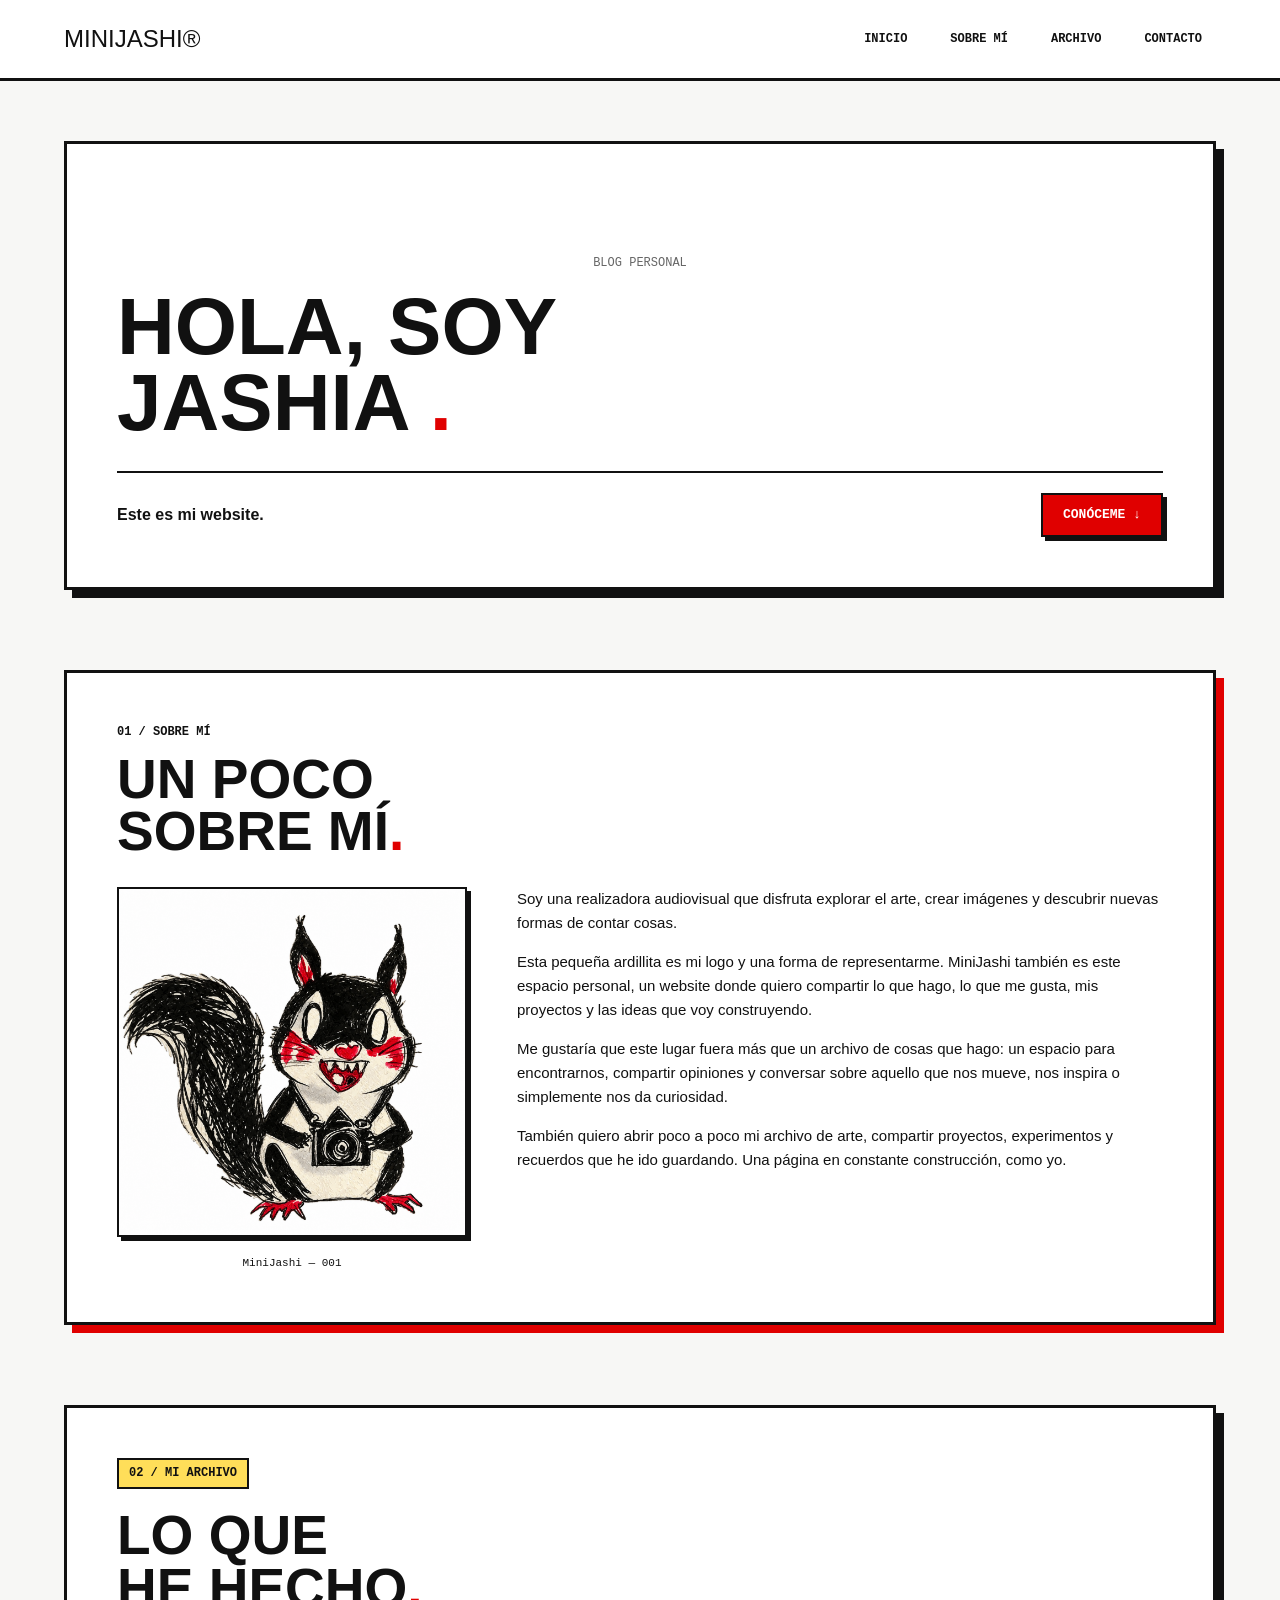
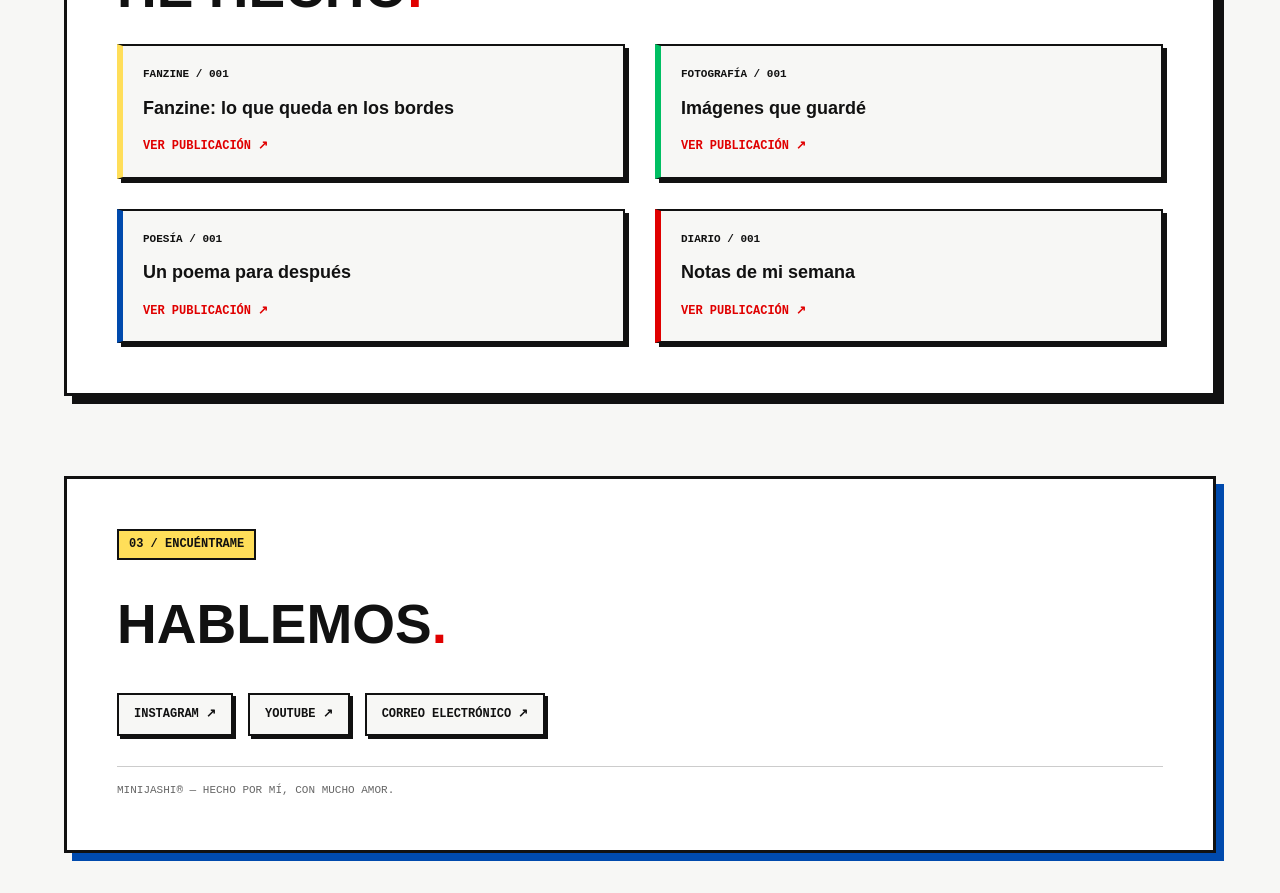
<file: Website/index.html>
<!DOCTYPE html>
<html lang="es">

<head>
    <meta charset="UTF-8">
    <meta name="viewport" content="width=device-width, initial-scale=1.0">

    <title>MiniJashi — Blog personal</title>

    <link rel="stylesheet" href="style.css">
</head>

<body>

    <!-- NAVEGACIÓN -->
    <header class="navegacion">

        <a href="#inicio" class="logo">MiniJashi®</a>

        <nav>
            <a href="#inicio">INICIO</a>
            <a href="#perfil">SOBRE MÍ</a>
            <a href="#archivo">ARCHIVO</a>
            <a href="#contacto">CONTACTO</a>
        </nav>

    </header>


    <main>

        <!-- INICIO -->
        <section class="portada" id="inicio">

            <p class="introduccion">BLOG PERSONAL</p>

            <h1>
                HOLA, SOY<br>
                JASHIA <span class="rojo">.</span>
            </h1>

            <div class="portada-inferior">

                <p>
                    Este es mi website.
                </p>

                <a href="#perfil" class="boton">
                    CONÓCEME ↓
                </a>

            </div>

        </section>


        <!-- SOBRE MÍ -->
        <section class="perfil" id="perfil">

            <div class="titulo-seccion">

                <p>01 / SOBRE MÍ</p>

                <h2>
                    UN POCO<br>
                    SOBRE MÍ<span class="rojo">.</span>
                </h2>

            </div>

            <div class="perfil-contenido">

                <div class="foto">

                    <img
                        src="Imagenes/1ardilla.png"
                        alt="La ardillita que representa a MiniJashi"
                        class="foto-perfil"
                    >

                    <p>MiniJashi — 001</p>

                </div>

                <div class="descripcion">

                    <p>
                        Soy una realizadora audiovisual que disfruta
                        explorar el arte, crear imágenes y descubrir
                        nuevas formas de contar cosas.
                    </p>

                    <p>
                        Esta pequeña ardillita es mi logo y una forma
                        de representarme. MiniJashi también es este
                        espacio personal, un website donde quiero
                        compartir lo que hago, lo que me gusta,
                        mis proyectos y las ideas que voy construyendo.
                    </p>

                    <p>
                        Me gustaría que este lugar fuera más que un
                        archivo de cosas que hago: un espacio para
                        encontrarnos, compartir opiniones y conversar
                        sobre aquello que nos mueve, nos inspira
                        o simplemente nos da curiosidad.
                    </p>

                    <p>
                        También quiero abrir poco a poco mi archivo
                        de arte, compartir proyectos, experimentos
                        y recuerdos que he ido guardando.
                        Una página en constante construcción,
                        como yo.
                    </p>

                </div>

            </div>

        </section>


        <!-- ARCHIVO DE PUBLICACIONES -->
        <section class="archivo" id="archivo">

            <p class="etiqueta">02 / MI ARCHIVO</p>

            <h2>
                LO QUE<br>
                HE HECHO<span class="rojo">.</span>
            </h2>

            <div class="publicaciones">

                <!-- FANZINE -->
                <article class="publicacion">

                    <p>FANZINE / 001</p>

                    <h3>Fanzine: lo que queda en los bordes</h3>

                    <a href="fanzine-001.html">
                        VER PUBLICACIÓN ↗
                    </a>

                </article>


                <!-- FOTOGRAFÍA -->
                <article class="publicacion">

                    <p>FOTOGRAFÍA / 001</p>

                    <h3>Imágenes que guardé</h3>

                    <a href="fotografia-001.html">
                        VER PUBLICACIÓN ↗
                    </a>

                </article>


                <!-- POESÍA -->
                <article class="publicacion">

                    <p>POESÍA / 001</p>

                    <h3>Un poema para después</h3>

                    <a href="#">
                        VER PUBLICACIÓN ↗
                    </a>

                </article>


                <!-- DIARIO -->
                <article class="publicacion">

                    <p>DIARIO / 001</p>

                    <h3>Notas de mi semana</h3>

                    <a href="#">
                        VER PUBLICACIÓN ↗
                    </a>

                </article>

            </div>

        </section>


        <!-- CONTACTO -->
        <footer id="contacto">

            <p class="etiqueta">03 / ENCUÉNTRAME</p>

            <h2>
                HABLEMOS<span class="rojo">.</span>
            </h2>

            <div class="redes-sociales">

                <!-- INSTAGRAM -->
                <a
                    href="https://www.instagram.com/mini_jashi/?hl=es-la"
                    target="_blank"
                    rel="noopener noreferrer"
                >
                    INSTAGRAM ↗
                </a>

                <!-- YOUTUBE -->
                <a
                    href="https://www.youtube.com/@InuJashi"
                    target="_blank"
                    rel="noopener noreferrer"
                >
                    YOUTUBE ↗
                </a>

                <!-- CORREO -->
                <a href="mailto:yayis061034@gmail.com">
                    CORREO ELECTRÓNICO ↗
                </a>

            </div>

            <p>MINIJASHI® — HECHO POR MÍ, CON MUCHO AMOR.</p>

        </footer>

    </main>

</body>

</html>
<script>
    document.addEventListener("contextmenu", function(event) {
        if (event.target.classList.contains("pagina")) {
            event.preventDefault();
        }
    });
</script>
</file>
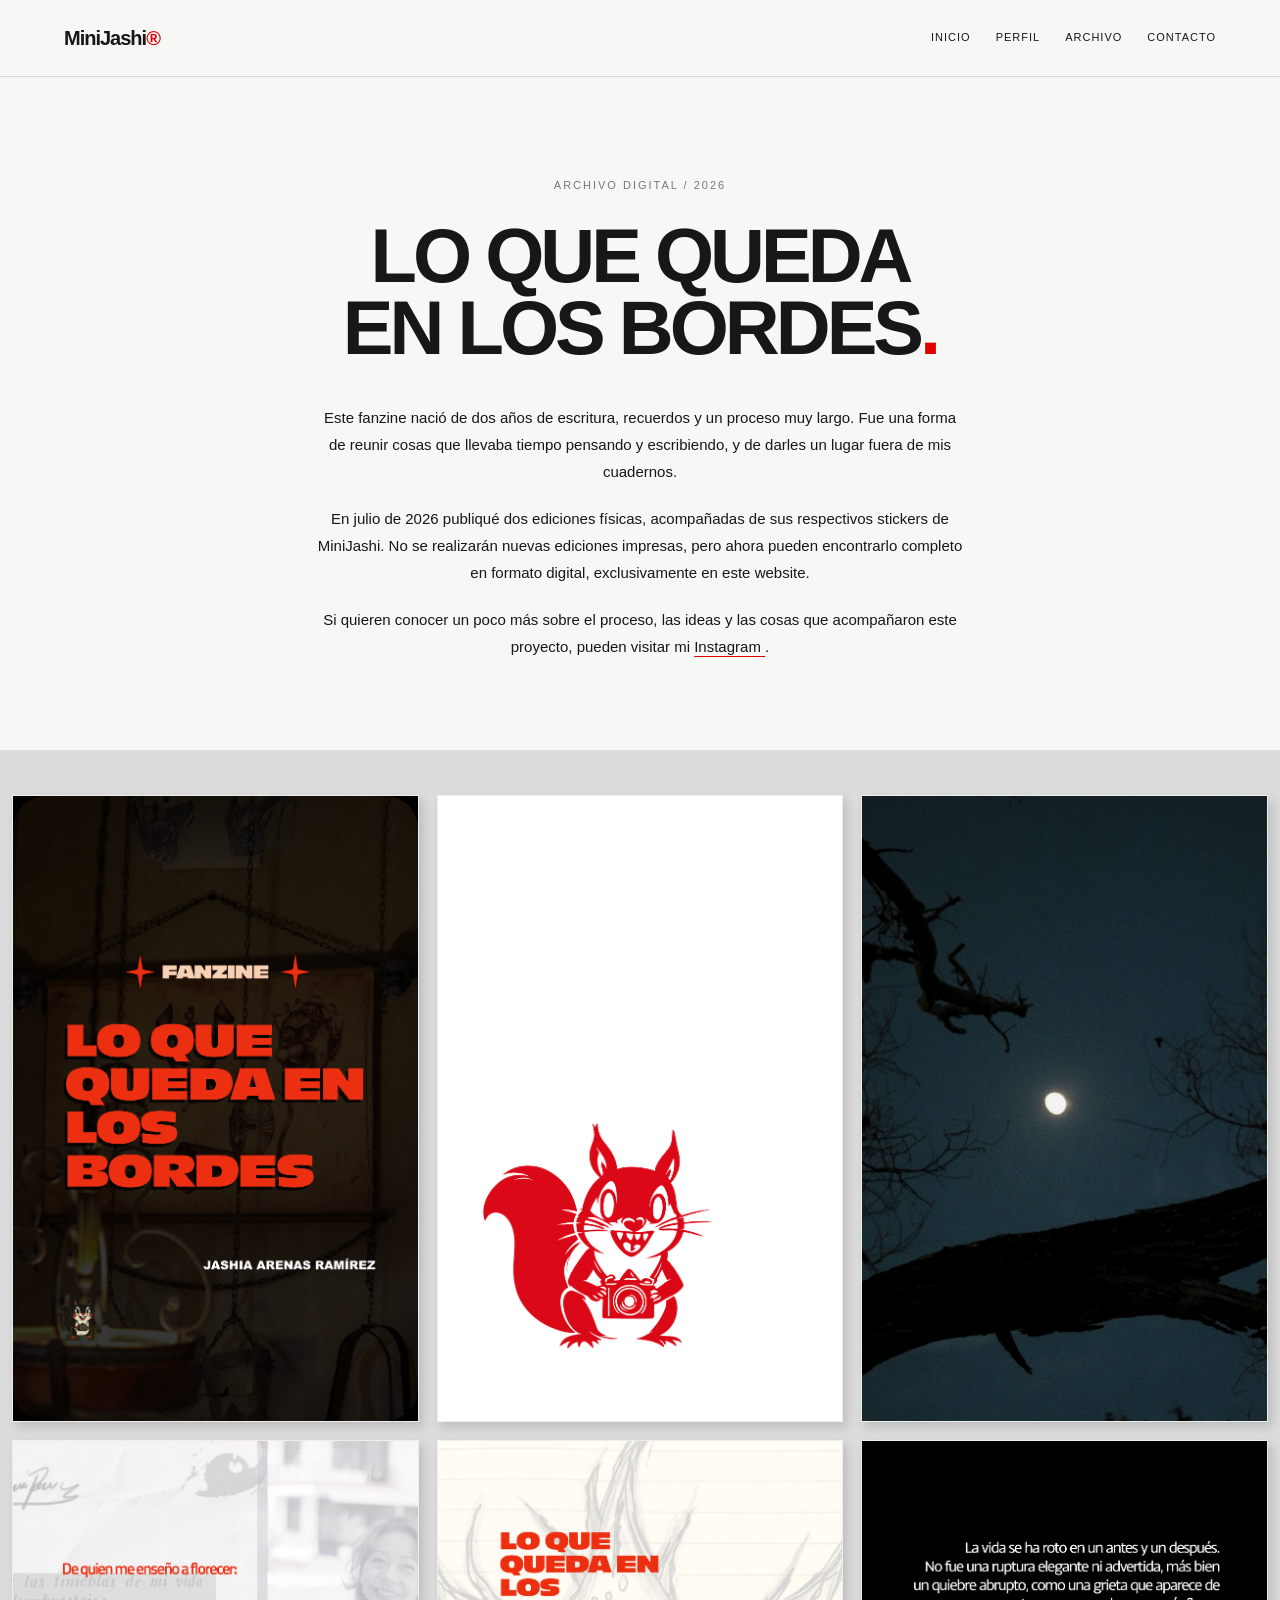
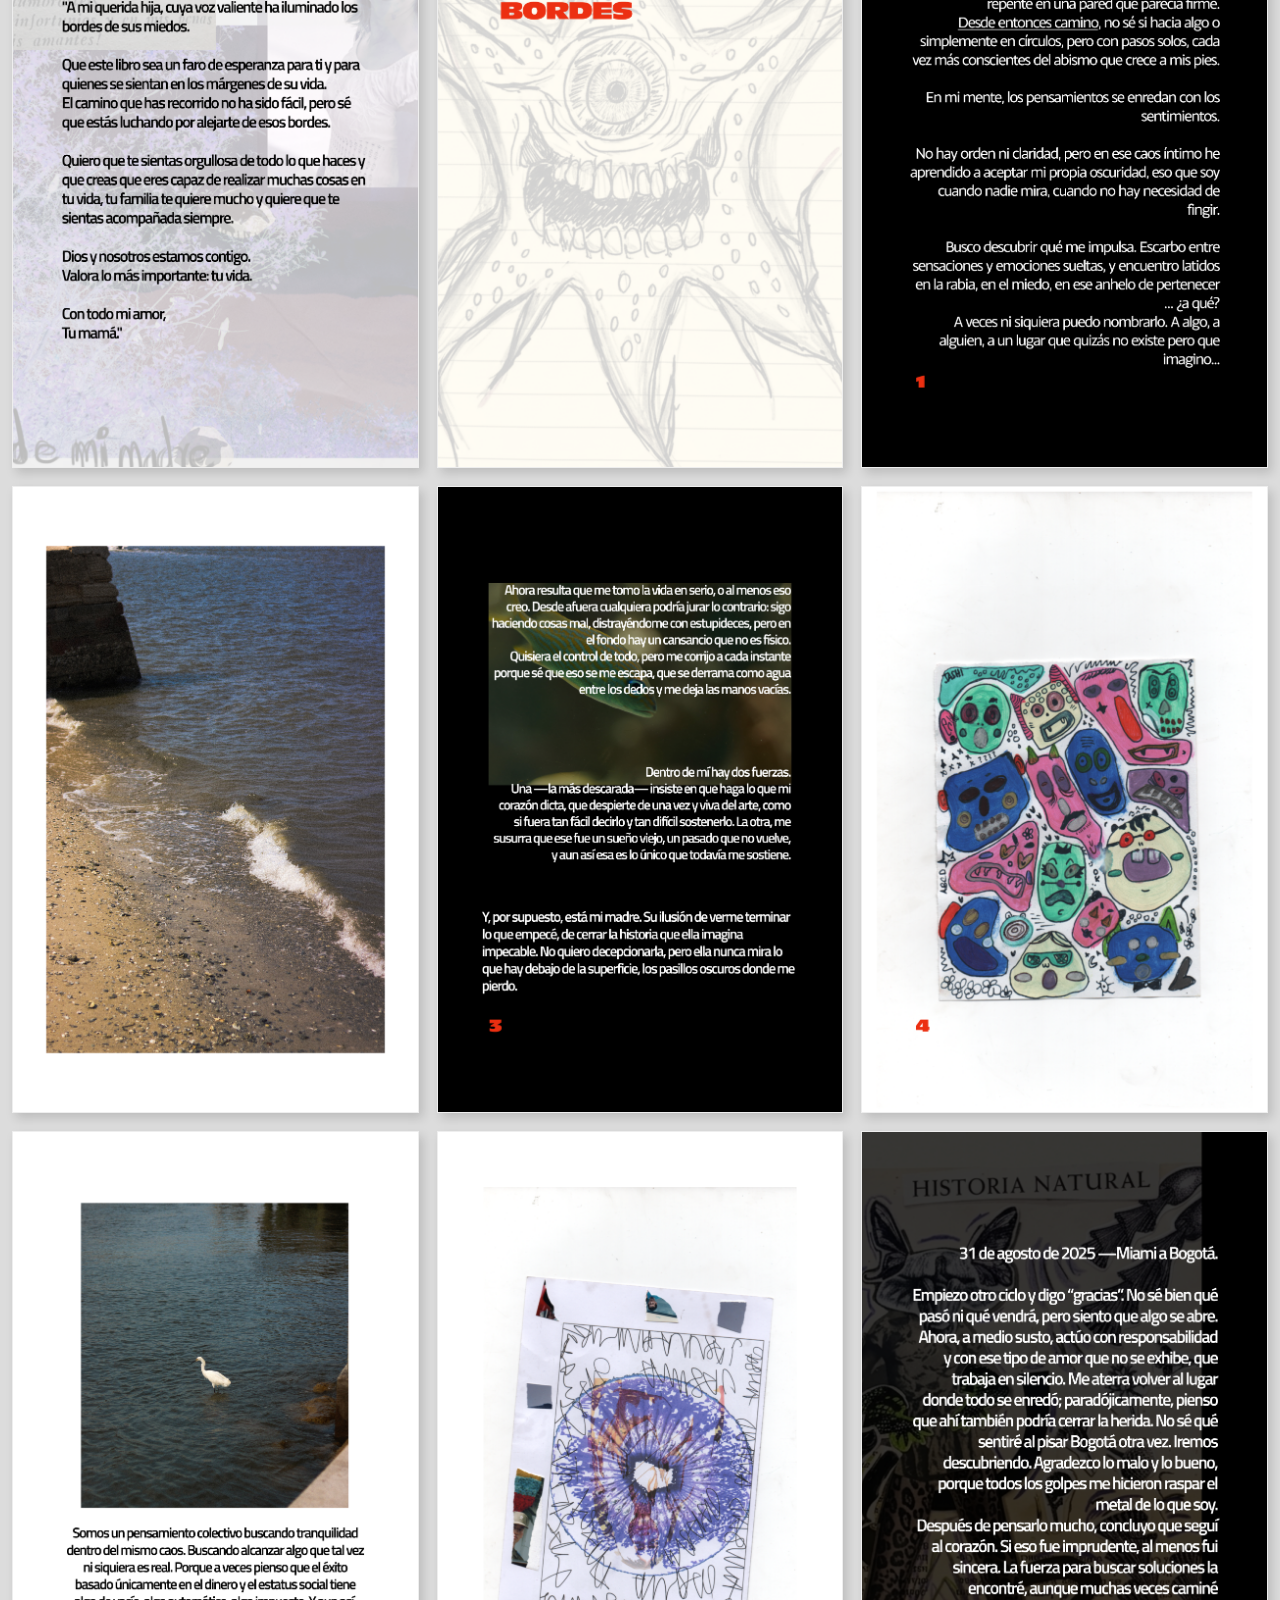
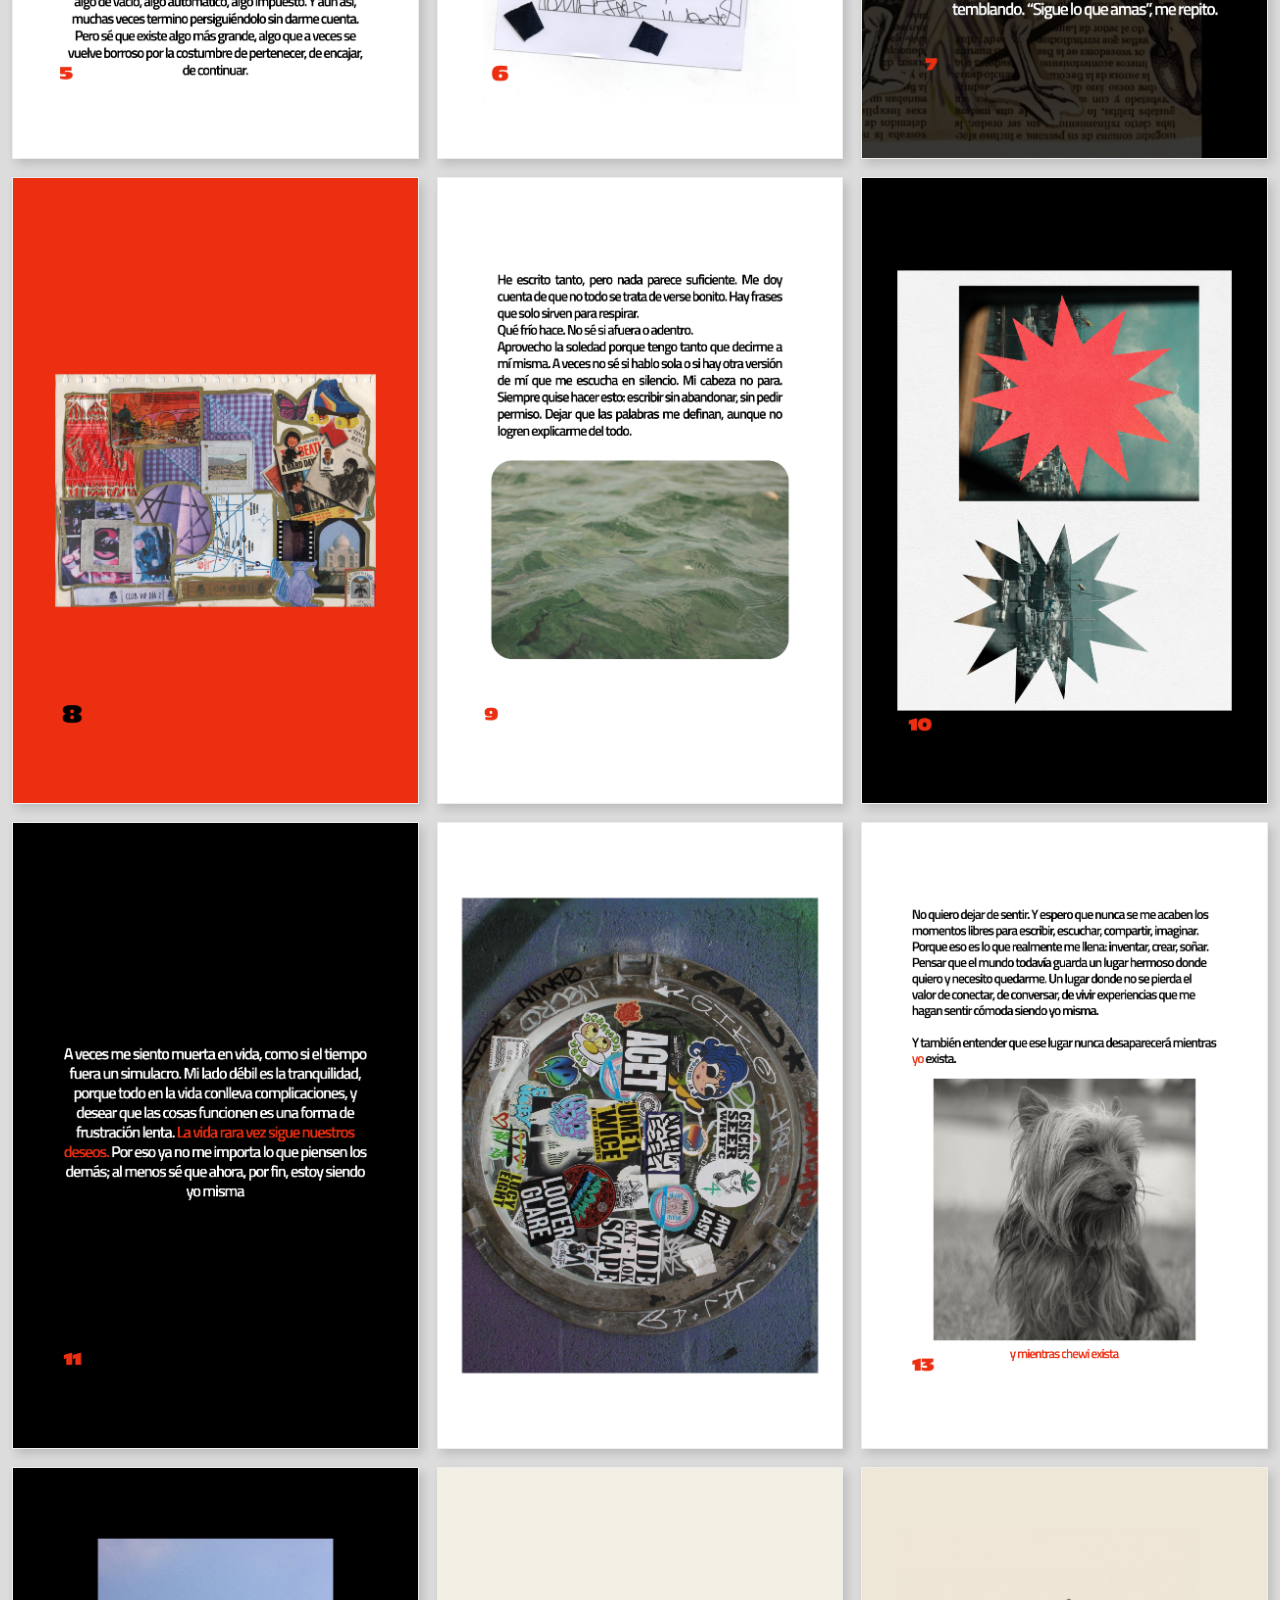
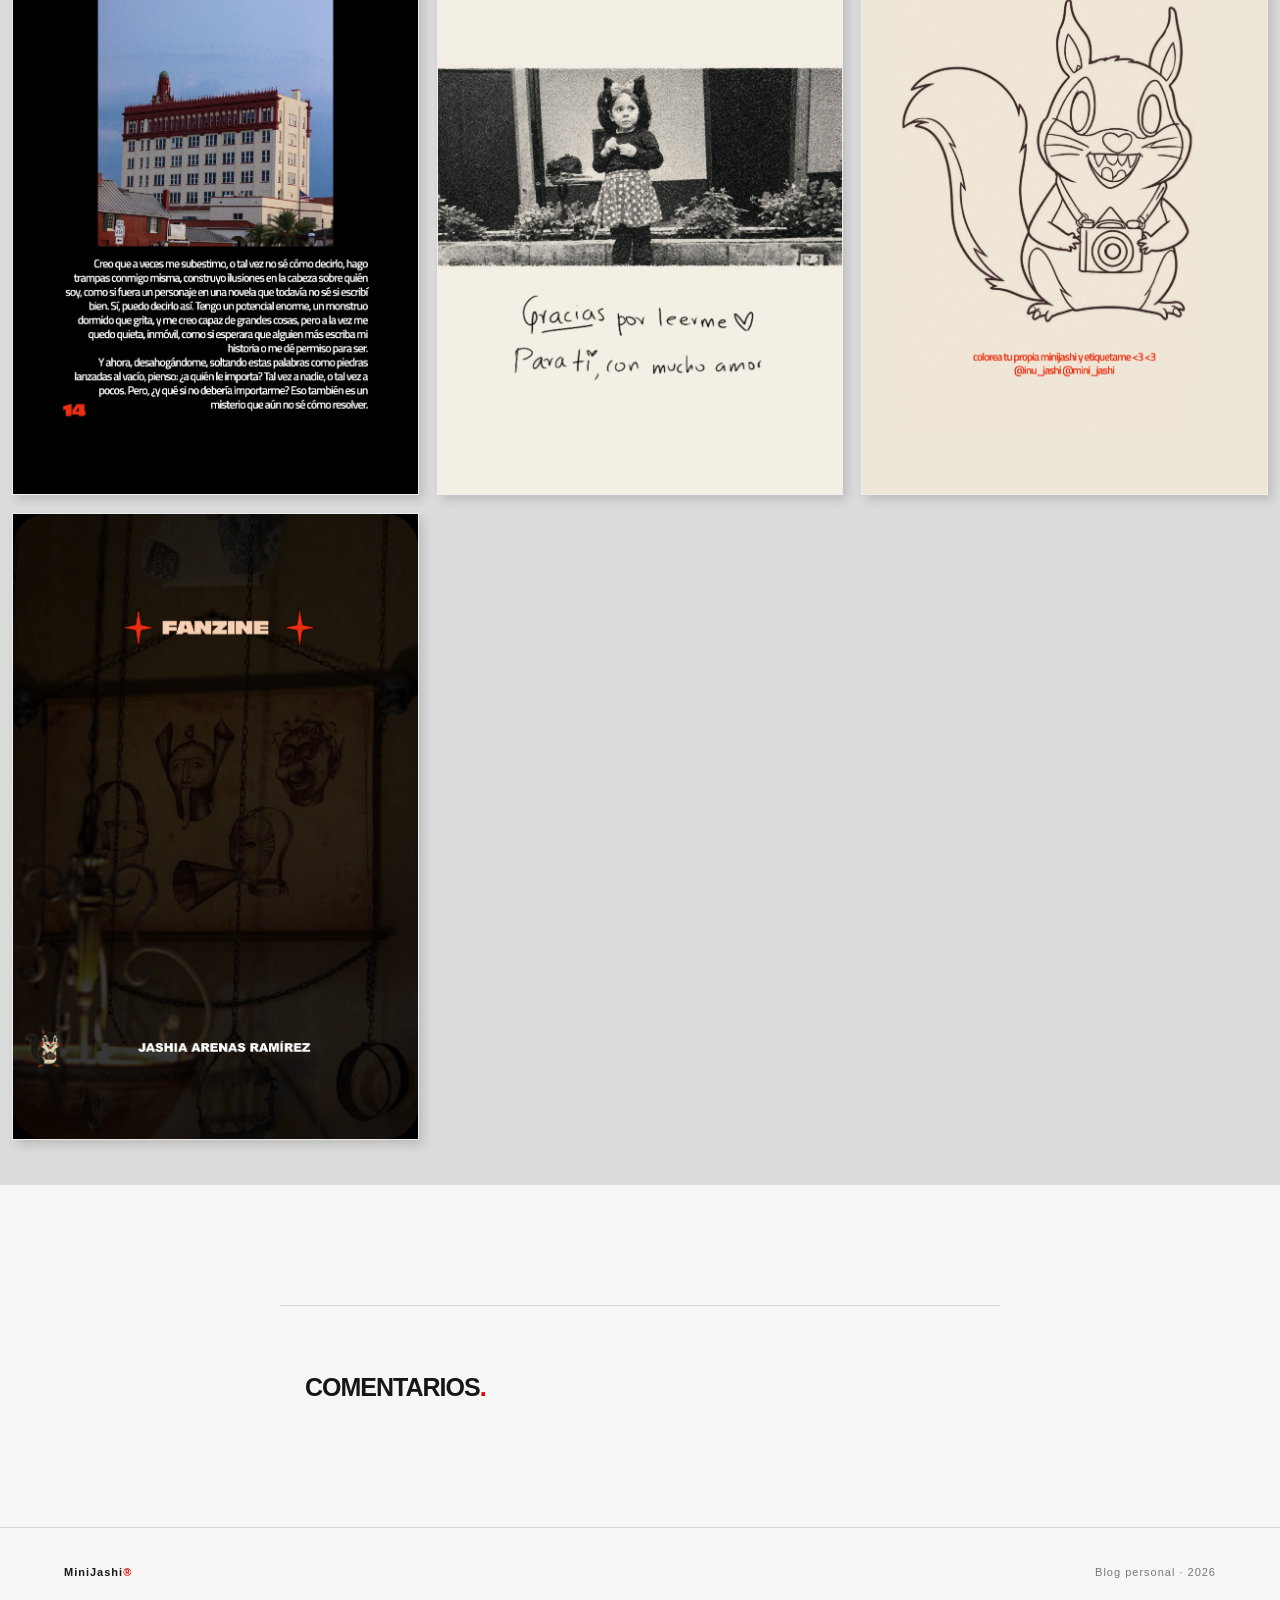
<file: Website/fanzine-001.html>
<!DOCTYPE html>
<html lang="es">

<head>
    <meta charset="UTF-8">
    <meta name="viewport" content="width=device-width, initial-scale=1.0">

    <title>Fanzine: Lo que queda en los bordes | MiniJashi</title>

    <style>
        /* ESTILO GENERAL */

        * {
            box-sizing: border-box;
        }

        html {
            scroll-behavior: smooth;
        }

        body {
            margin: 0;
            background-color: #f7f7f5;
            color: #171717;
            font-family: Arial, Helvetica, sans-serif;
            line-height: 1.6;
        }

        a {
            color: inherit;
            text-decoration: none;
        }

        img {
            display: block;
            max-width: 100%;
        }


        /* NAVEGACIÓN */

        header {
            width: 100%;
            padding: 22px 5%;
            display: flex;
            justify-content: space-between;
            align-items: center;
            border-bottom: 1px solid #d8d8d8;
            background-color: rgba(247, 247, 245, 0.96);
            position: sticky;
            top: 0;
            z-index: 20;
            backdrop-filter: blur(4px);
        }

        .logo {
            font-size: 20px;
            font-weight: bold;
            letter-spacing: -1px;
        }

        nav {
            display: flex;
            gap: 25px;
            flex-wrap: wrap;
        }

        nav a {
            font-size: 11px;
            letter-spacing: 1px;
            transition: color 0.2s ease, transform 0.2s ease;
        }

        nav a:hover {
            color: #e00000;
            transform: translateY(-1px);
        }


        /* INTRODUCCIÓN */

        .introduccion {
            max-width: 850px;
            margin: 100px auto 90px;
            padding: 0 25px;
            text-align: center;
        }

        .etiqueta {
            font-size: 11px;
            letter-spacing: 2px;
            text-transform: uppercase;
            color: #777;
            margin-bottom: 25px;
        }

        .introduccion h1 {
            font-size: clamp(38px, 7vw, 76px);
            line-height: 0.95;
            letter-spacing: -4px;
            margin: 0 0 40px;
            text-transform: uppercase;
        }

        .rojo {
            color: #e00000;
        }

        .texto-intro {
            max-width: 650px;
            margin: 0 auto;
            font-size: 15px;
            line-height: 1.8;
        }

        .texto-intro p {
            margin-bottom: 20px;
        }

        .texto-intro a {
            text-decoration: underline;
            text-decoration-color: #e00000;
            text-underline-offset: 4px;
        }


        /* FANZINE: CASI TODO EL ANCHO DE LA PANTALLA */

        .fanzine {
            width: 100%;
            max-width: none;
            margin: 0;
            padding: 45px 12px;

            display: grid;
            grid-template-columns: repeat(3, minmax(0, 1fr));
            grid-auto-flow: row;
            gap: 18px;

            background:
                linear-gradient(rgba(255,255,255,0.15), rgba(255,255,255,0.15)),
                #d6d6d6;
        }

        /* PÁGINAS DEL FANZINE */

        .pagina {
            display: block;
            width: 100%;
            max-width: none;
            height: auto;
            margin: 0;

            background-color: #ffffff;
            border: 1px solid #eeeeee;
            box-shadow: 4px 5px 10px rgba(0, 0, 0, 0.15);
            transition: transform 0.2s ease, box-shadow 0.2s ease;
        }

        .pagina:hover {
            transform: translateY(-2px);
            box-shadow: 6px 8px 14px rgba(0, 0, 0, 0.18);
        }


        /* COMENTARIOS */

        .comentarios {
            max-width: 720px;
            margin: 120px auto;
            padding: 40px 25px 0;
            border-top: 1px solid #d8d8d8;
        }

        .comentarios h2 {
            font-size: 25px;
            letter-spacing: -1px;
            text-transform: uppercase;
            margin-bottom: 35px;
        }


        /* PIE DE PÁGINA */

        footer {
            border-top: 1px solid #d8d8d8;
            padding: 25px 5%;
            display: flex;
            justify-content: space-between;
            align-items: center;
            font-size: 11px;
            letter-spacing: 1px;
        }

        footer a {
            text-decoration: none;
            font-weight: bold;
        }

        footer p {
            color: #777;
        }


        /* DISEÑO PARA CELULAR */

        @media (max-width: 600px) {

            header {
                flex-direction: column;
                gap: 20px;
                padding: 22px 15px;
            }

            nav {
                gap: 16px;
                flex-wrap: wrap;
                justify-content: center;
            }

            nav a {
                font-size: 10px;
            }

            .introduccion {
                margin: 65px auto 55px;
                padding: 0 22px;
            }

            .introduccion h1 {
                font-size: 42px;
                letter-spacing: -2px;
            }

            .texto-intro {
                font-size: 14px;
            }

            .fanzine {
                width: 100%;
                max-width: none;
                padding: 25px 8px;
                grid-template-columns: repeat(2, minmax(0, 1fr));
                gap: 8px;
            }

            .pagina {
                width: 100%;
                max-width: none;
                height: auto;
                margin: 0;
            }

            .comentarios {
                margin: 80px auto;
                padding: 30px 22px 0;
            }

            footer {
                flex-direction: column;
                gap: 10px;
                text-align: center;
            }
        }
    </style>
</head>

<body>

    <header>
        <a class="logo" href="index.html">MiniJashi<span class="rojo">®</span></a>

        <nav>
            <a href="index.html#inicio">INICIO</a>
            <a href="index.html#perfil">PERFIL</a>
            <a href="index.html#archivo">ARCHIVO</a>
            <a href="index.html#contacto">CONTACTO</a>
        </nav>
    </header>


    <main>

        <!-- INTRODUCCIÓN DEL FANZINE -->

        <section class="introduccion">

            <div class="etiqueta">
                Archivo digital / 2026
            </div>

            <h1>
                LO QUE QUEDA<br>
                EN LOS BORDES<span class="rojo">.</span>
            </h1>

            <div class="texto-intro">

                <p>
                    Este fanzine nació de dos años de escritura,
                    recuerdos y un proceso muy largo.
                    Fue una forma de reunir cosas que llevaba
                    tiempo pensando y escribiendo, y de darles
                    un lugar fuera de mis cuadernos.
                </p>

                <p>
                    En julio de 2026 publiqué dos ediciones físicas,
                    acompañadas de sus respectivos stickers de MiniJashi.
                    No se realizarán nuevas ediciones impresas,
                    pero ahora pueden encontrarlo completo en formato
                    digital, exclusivamente en este website.
                </p>

                <p>
                    Si quieren conocer un poco más sobre el proceso,
                    las ideas y las cosas que acompañaron este proyecto,
                    pueden visitar mi
                    <a href="https://www.instagram.com/mini_jashi/?hl=es-la"
                       target="_blank"
                       rel="noopener noreferrer">
                        Instagram
                    </a>.
                </p>

            </div>

        </section>


        <!-- PÁGINAS DEL FANZINE -->

        <section class="fanzine">

            <img class="pagina" src="Imagenes/01.jpg.png" alt="Página 1 del fanzine" loading="lazy">
            <img class="pagina" src="Imagenes/02.jpg.png" alt="Página 2 del fanzine" loading="lazy">
            <img class="pagina" src="Imagenes/03.jpg.png" alt="Página 3 del fanzine" loading="lazy">
            <img class="pagina" src="Imagenes/04.jpg.png" alt="Página 4 del fanzine" loading="lazy">
            <img class="pagina" src="Imagenes/05.jpg.png" alt="Página 5 del fanzine" loading="lazy">
            <img class="pagina" src="Imagenes/06.jpg.png" alt="Página 6 del fanzine" loading="lazy">
            <img class="pagina" src="Imagenes/07.jpg.png" alt="Página 7 del fanzine" loading="lazy">
            <img class="pagina" src="Imagenes/08.jpg.png" alt="Página 8 del fanzine" loading="lazy">
            <img class="pagina" src="Imagenes/09.jpg.png" alt="Página 9 del fanzine" loading="lazy">
            <img class="pagina" src="Imagenes/10.jpg.png" alt="Página 10 del fanzine" loading="lazy">
            <img class="pagina" src="Imagenes/11.jpg.png" alt="Página 11 del fanzine" loading="lazy">
            <img class="pagina" src="Imagenes/12.jpg.png" alt="Página 12 del fanzine" loading="lazy">
            <img class="pagina" src="Imagenes/13.jpg.png" alt="Página 13 del fanzine" loading="lazy">
            <img class="pagina" src="Imagenes/14.jpg.png" alt="Página 14 del fanzine" loading="lazy">
            <img class="pagina" src="Imagenes/15.jpg.png" alt="Página 15 del fanzine" loading="lazy">
            <img class="pagina" src="Imagenes/16.jpg.png" alt="Página 16 del fanzine" loading="lazy">
            <img class="pagina" src="Imagenes/17.jpg.png" alt="Página 17 del fanzine" loading="lazy">
            <img class="pagina" src="Imagenes/18.jpg.png" alt="Página 18 del fanzine" loading="lazy">
            <img class="pagina" src="Imagenes/19.jpg.png" alt="Página 19 del fanzine" loading="lazy">
            <img class="pagina" src="Imagenes/20.jpg.png" alt="Página 20 del fanzine" loading="lazy">
            <img class="pagina" src="Imagenes/21.jpg.png" alt="Página 21 del fanzine" loading="lazy">
            <img class="pagina" src="Imagenes/22.jpg.png" alt="Página 22 del fanzine" loading="lazy">

        </section>


        <!-- COMENTARIOS -->

        <section class="comentarios">

            <h2>Comentarios<span class="rojo">.</span></h2>

            <div id="free-comments"></div>

            <script
                src="https://freecomments.io/embed.js"
                data-site-key="9a2c6716cff64a9eb3eb7a2b1390e73"
                async>
            </script>

        </section>

    </main>


    <footer>
        <a href="index.html">MiniJashi<span class="rojo">®</span></a>
        <p>Blog personal · 2026</p>
    </footer>

</body>
</html>
</file>
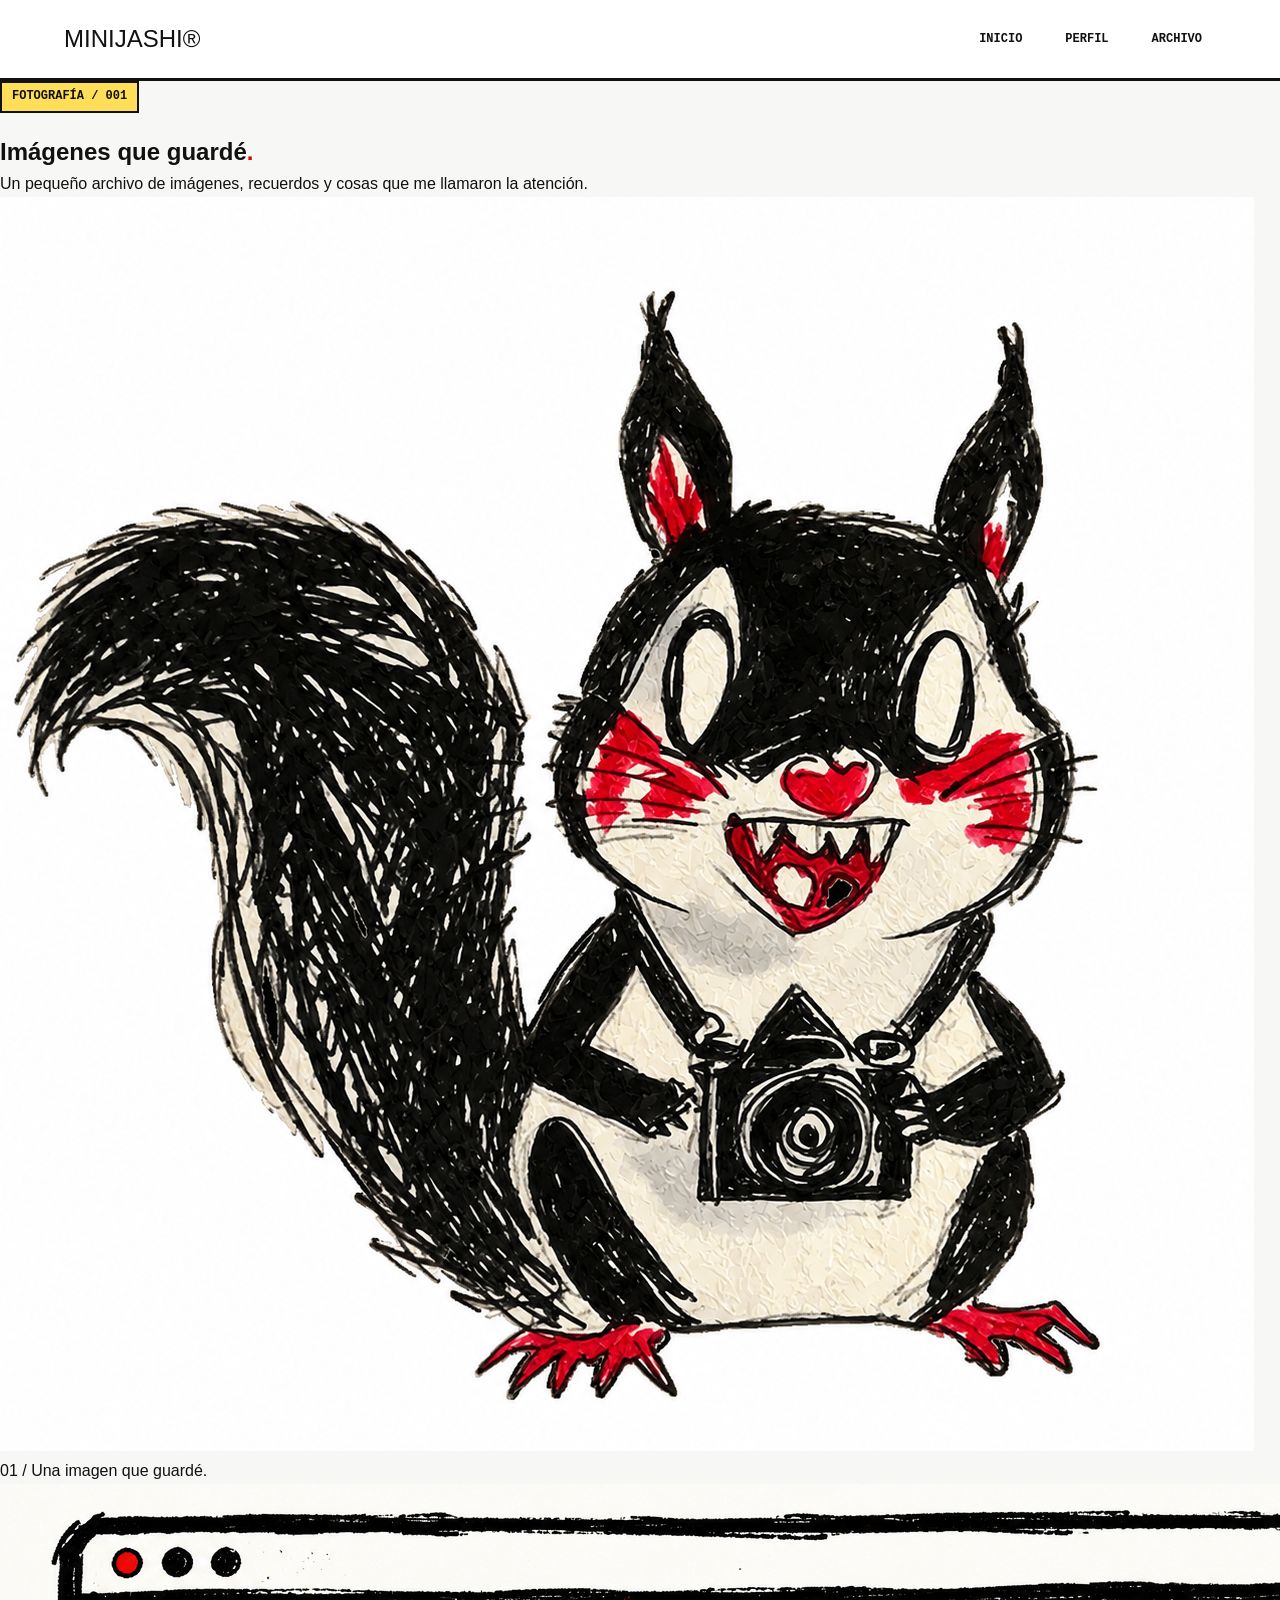
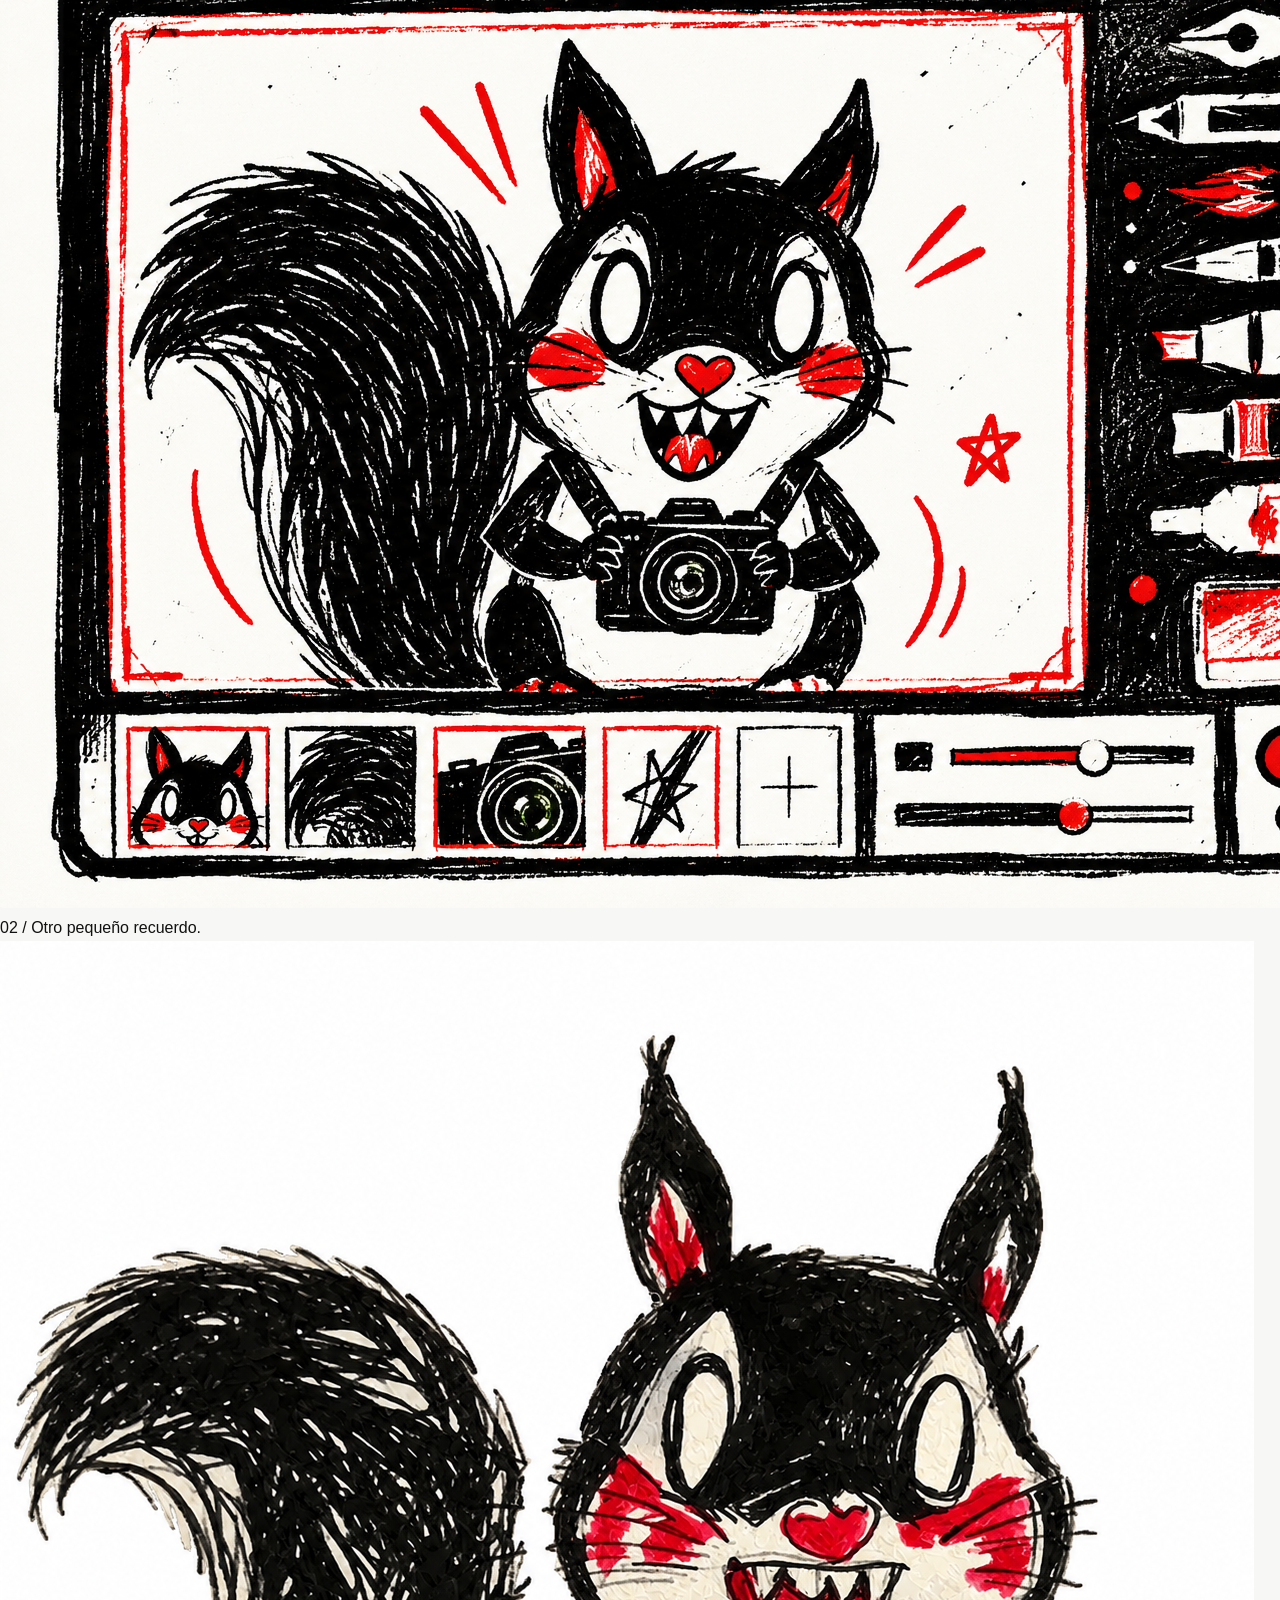
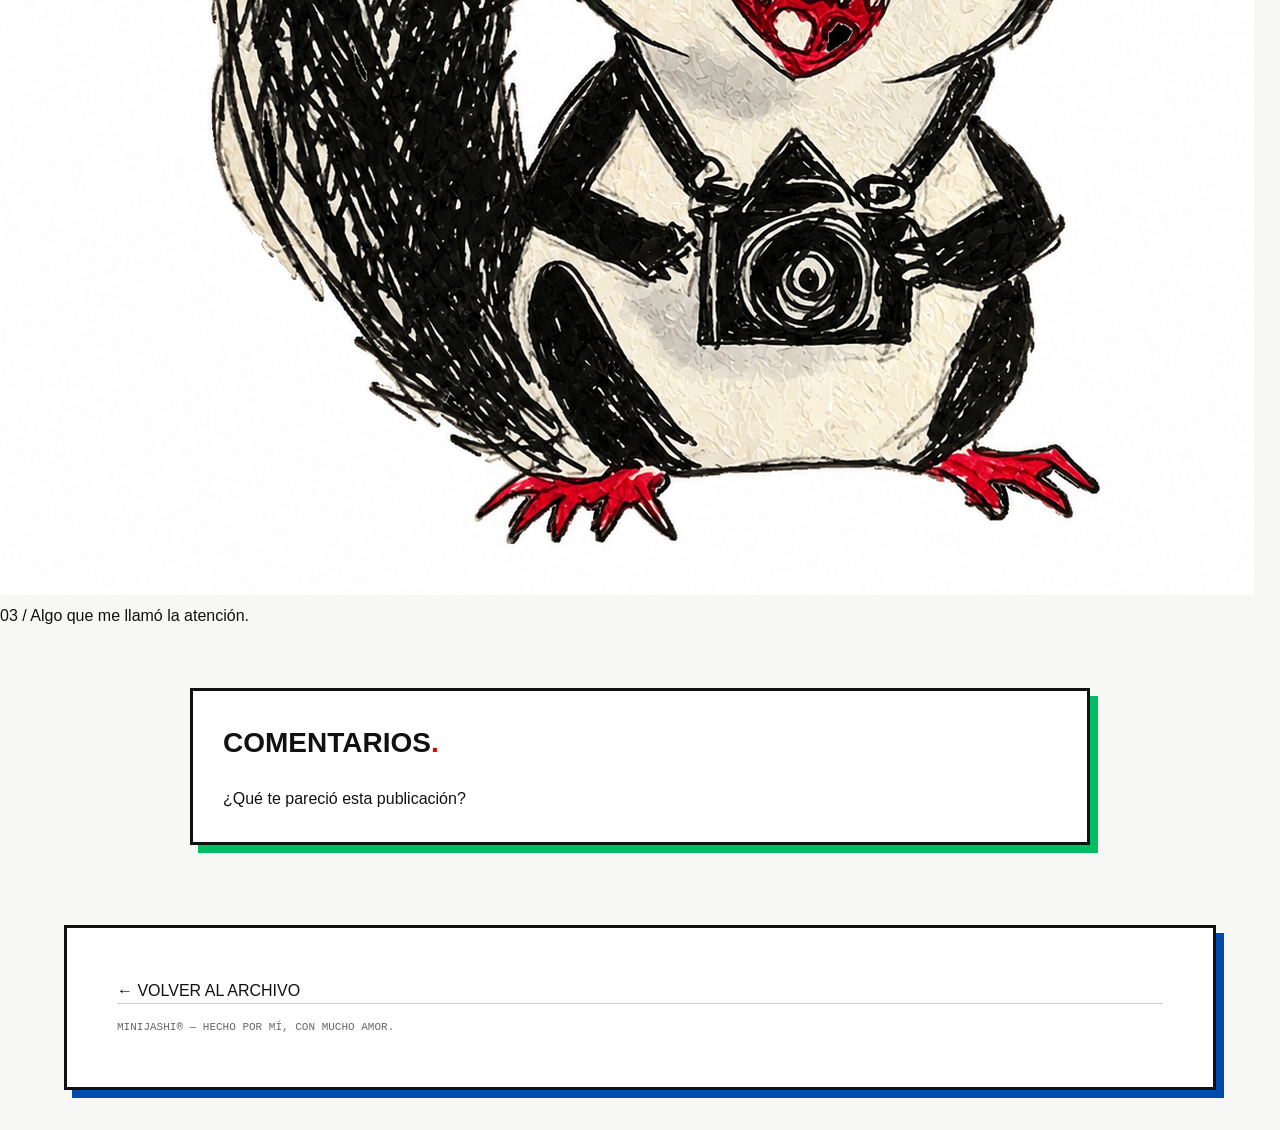
<file: Website/fotografia-001.html>
<!DOCTYPE html>
<html lang="es">

<head>
    <meta charset="UTF-8">
    <meta name="viewport" content="width=device-width, initial-scale=1.0">

    <title>Imágenes que guardé — MiniJashi</title>

    <link rel="stylesheet" href="style.css">
</head>

<body>

    <!-- NAVEGACIÓN -->
    <header class="navegacion">

        <a href="index.html" class="logo">MiniJashi®</a>

        <nav>
            <a href="index.html">INICIO</a>
            <a href="index.html#perfil">PERFIL</a>
            <a href="index.html#archivo">ARCHIVO</a>
        </nav>

    </header>


    <main>

        <!-- PUBLICACIÓN -->
        <article class="publicacion-individual">

            <p class="etiqueta">FOTOGRAFÍA / 001</p>

            <h1>
                Imágenes que guardé<span class="rojo">.</span>
            </h1>

            <p>
                Un pequeño archivo de imágenes,
                recuerdos y cosas que me llamaron la atención.
            </p>


            <!-- FOTOGRAFÍAS -->

            <div class="fotografias">

                <!-- FOTO 1 -->
                <figure>
                    <img
                        src="Imagenes/1ardilla.png"
                        alt="Fotografía 1"
                    >
                    <figcaption>01 / Una imagen que guardé.</figcaption>
                </figure>

                <!-- FOTO 2 -->
                <figure>
                    <img
                        src="Imagenes/2ardilla.png"
                        alt="Fotografía 2"
                    >
                    <figcaption>02 / Otro pequeño recuerdo.</figcaption>
                </figure>

                <!-- FOTO 3 -->
                <figure>
                    <img
                        src="Imagenes/1ardilla.png"
                        alt="Fotografía 3"
                    >
                    <figcaption>03 / Algo que me llamó la atención.</figcaption>
                </figure>

            </div>

        </article>


        <!-- COMENTARIOS -->
        <section class="comentarios" id="comentarios">

            <h2>
                COMENTARIOS<span class="rojo">.</span>
            </h2>

            <p>
                ¿Qué te pareció esta publicación?
            </p>

            <div id="free-comments"></div>

            <script
                src="https://freecomments.io/embed.js"
                data-site-key="9a2c6716cff64a9eb3eb7a2b1390e73"
                async>
            </script>

        </section>


        <!-- VOLVER -->
        <footer>

            <a href="index.html#archivo">
                ← VOLVER AL ARCHIVO
            </a>

            <p>MINIJASHI® — HECHO POR MÍ, CON MUCHO AMOR.</p>

        </footer>

    </main>

</body>

</html>
</file>
<file: Website/style.css>
/* ==========================================================================
   MINIJASHI WEBSITE - ESTILO CONSTRUCTIVISTA / BRUTALISTA EDITORIAL
   ========================================================================== */

/* VARIABLES GENERALES */
:root {
    --rojo-principal: #e00000;
    --negro: #111111;
    --blanco: #ffffff;
    --fondo-sitio: #f7f7f5;
    --gris-suave: #eeeeee;

    --amarillo-acento: #ffde59;
    --azul-acento: #004aad;
    --verde-acento: #00bf63;

    --fuente-titulos: 'Arial Black', 'Impact', sans-serif;
    --fuente-cuerpo: Arial, Helvetica, sans-serif;
    --fuente-mono: 'Courier New', Courier, monospace;
}

/* ==========================================================================
   RESET Y ESTILOS GENERALES
   ========================================================================== */

* {
    box-sizing: border-box;
    margin: 0;
    padding: 0;
}

html {
    scroll-behavior: smooth;
}

body {
    background-color: var(--fondo-sitio);
    color: var(--negro);
    font-family: var(--fuente-cuerpo);
    line-height: 1.6;
}

a {
    color: inherit;
    text-decoration: none;
}

.rojo {
    color: var(--rojo-principal);
}

.etiqueta {
    display: inline-block;
    font-family: var(--fuente-mono);
    font-size: 12px;
    font-weight: bold;
    text-transform: uppercase;
    background-color: var(--amarillo-acento);
    color: var(--negro);
    padding: 4px 10px;
    border: 2px solid var(--negro);
    margin-bottom: 20px;
}

/* ==========================================================================
   NAVEGACIÓN / HEADER
   ========================================================================== */

header,
.navegacion {
    width: 100%;
    padding: 20px 5%;
    display: flex;
    justify-content: space-between;
    align-items: center;
    background-color: var(--blanco);
    border-bottom: 3px solid var(--negro);
}

.logo {
    font-family: var(--fuente-titulos);
    font-size: 24px;
    letterletter-spacing: -1px;
    text-transform: uppercase;
}

nav {
    display: flex;
    gap: 15px;
}

nav a {
    font-family: var(--fuente-mono);
    font-size: 12px;
    font-weight: bold;
    padding: 6px 12px;
    border: 2px solid transparent;
    transition: all 0.2s ease;
}

nav a:hover {
    background-color: var(--rojo-principal);
    color: var(--blanco);
    border-color: var(--negro);
}

/* ==========================================================================
   PÁGINA INICIAL - PORTADA
   ========================================================================== */

.portada {
    width: 90%;
    max-width: 1400px;
    margin: 60px auto;
    padding: 50px;
    background-color: var(--blanco);
    border: 3px solid var(--negro);
    box-shadow: 8px 8px 0px var(--negro);
}

.portada .introduccion {
    font-family: var(--fuente-mono);
    font-size: 12px;
    letterletter-spacing: 2px;
    color: #666;
    margin-bottom: 15px;
}

.portada h1 {
    font-family: var(--fuente-titulos);
    font-size: clamp(40px, 7vw, 80px);
    line-height: 0.95;
    text-transform: uppercase;
    margin-bottom: 30px;
}

.portada-inferior {
    display: flex;
    justify-content: space-between;
    align-items: center;
    border-top: 2px solid var(--negro);
    padding-top: 20px;
    margin-top: 20px;
}

.portada-inferior p {
    font-size: 16px;
    font-weight: bold;
}

.boton {
    display: inline-block;
    font-family: var(--fuente-mono);
    font-size: 13px;
    font-weight: bold;
    background-color: var(--rojo-principal);
    color: var(--blanco);
    padding: 10px 20px;
    border: 2px solid var(--negro);
    box-shadow: 4px 4px 0px var(--negro);
    transition: all 0.2s ease;
}

.boton:hover {
    transform: translate(-2px, -2px);
    box-shadow: 6px 6px 0px var(--negro);
}

/* ==========================================================================
   PÁGINA INICIAL - SOBRE MÍ / PERFIL
   ========================================================================== */

.perfil {
    width: 90%;
    max-width: 1400px;
    margin: 80px auto;
    padding: 50px;
    background-color: var(--blanco);
    border: 3px solid var(--negro);
    box-shadow: 8px 8px 0px var(--rojo-principal);
}

.titulo-seccion p {
    font-family: var(--fuente-mono);
    font-size: 12px;
    font-weight: bold;
    margin-bottom: 10px;
}

.titulo-seccion h2 {
    font-family: var(--fuente-titulos);
    font-size: clamp(30px, 5vw, 55px);
    line-height: 0.95;
    text-transform: uppercase;
    margin-bottom: 30px;
}

.perfil-contenido {
    display: grid;
    grid-template-columns: minmax(250px, 350px) 1fr;
    gap: 50px;
    align-items: start;
}

.foto {
    text-align: center;
}

.foto-perfil {
    width: 100%;
    height: auto;
    border: 2px solid var(--negro);
    box-shadow: 4px 4px 0px var(--negro);
    margin-bottom: 10px;
}

.foto p {
    font-family: var(--fuente-mono);
    font-size: 11px;
}

.descripcion h3 {
    font-family: var(--fuente-titulos);
    font-size: 24px;
    margin: 10px 0 15px;
}

.descripcion p {
    margin-bottom: 15px;
    font-size: 15px;
}

/* ==========================================================================
   PÁGINA INICIAL - ARCHIVO DE PUBLICACIONES
   ========================================================================== */

.archivo {
    width: 90%;
    max-width: 1400px;
    margin: 80px auto;
    padding: 50px;
    background-color: var(--blanco);
    border: 3px solid var(--negro);
    box-shadow: 8px 8px 0px var(--negro);
}

.archivo h2 {
    font-family: var(--fuente-titulos);
    font-size: clamp(30px, 5vw, 55px);
    line-height: 0.95;
    text-transform: uppercase;
    margin-bottom: 30px;
}

.publicaciones {
    display: grid;
    grid-template-columns: repeat(2, minmax(0, 1fr));
    gap: 30px;
}

.publicacion {
    padding: 20px;
    border: 2px solid var(--negro);
    background-color: var(--fondo-sitio);
    box-shadow: 4px 4px 0px var(--negro);
    display: flex;
    flex-direction: column;
    justify-content: space-between;
}

.publicacion:nth-child(1) {
    border-left: 6px solid var(--amarillo-acento);
}

.publicacion:nth-child(2) {
    border-left: 6px solid var(--verde-acento);
}

.publicacion:nth-child(3) {
    border-left: 6px solid var(--azul-acento);
}

.publicacion:nth-child(4) {
    border-left: 6px solid var(--rojo-principal);
}

.publicacion p {
    font-family: var(--fuente-mono);
    font-size: 11px;
    font-weight: bold;
    margin-bottom: 10px;
}

.publicacion h3 {
    font-size: 18px;
    margin-bottom: 15px;
}

.publicacion a {
    font-family: var(--fuente-mono);
    font-size: 12px;
    font-weight: bold;
    color: var(--rojo-principal);
    align-self: flex-start;
}

.publicacion a:hover {
    text-decoration: underline;
}

/* ==========================================================================
   CONTACTO / FOOTER
   ========================================================================== */

footer,
#contacto {
    width: 90%;
    max-width: 1400px;
    margin: 80px auto 40px;
    padding: 50px;
    background-color: var(--blanco);
    border: 3px solid var(--negro);
    box-shadow: 8px 8px 0px var(--azul-acento);
}

footer h2 {
    font-family: var(--fuente-titulos);
    font-size: clamp(30px, 5vw, 55px);
    margin-bottom: 25px;
}

.redes-sociales {
    display: flex;
    flex-wrap: wrap;
    gap: 15px;
    margin-bottom: 30px;
}

.redes-sociales a {
    font-family: var(--fuente-mono);
    font-size: 12px;
    font-weight: bold;
    padding: 10px 15px;
    border: 2px solid var(--negro);
    background-color: var(--fondo-sitio);
    box-shadow: 3px 3px 0px var(--negro);
    transition: all 0.2s ease;
}

.redes-sociales a:hover {
    background-color: var(--negro);
    color: var(--blanco);
}

footer > p {
    font-family: var(--fuente-mono);
    font-size: 11px;
    color: #666;
    border-top: 1px solid #ccc;
    padding-top: 15px;
}

/* ==========================================================================
   PÁGINA FANZINE
   ========================================================================== */

/* Introducción del fanzine */

.introduccion {
    width: 90%;
    max-width: 1400px;
    margin: 60px auto 40px;
    text-align: center;
}

.introduccion .etiqueta {
    margin-bottom: 25px;
}

.introduccion h1 {
    font-family: var(--fuente-titulos);
    font-size: clamp(50px, 8vw, 110px);
    line-height: 0.95;
    text-transform: uppercase;
    text-align: center;
    margin-bottom: 35px;
}

.texto-intro {
    max-width: 850px;
    margin: 0 auto;
    text-align: center;
    font-size: 17px;
    line-height: 1.8;
}

.texto-intro p {
    margin-bottom: 15px;
}

.texto-intro a {
    color: var(--rojo-principal);
    font-weight: bold;
    text-decoration: underline;
}

/* ==========================================================================
   FANZINE - TRES PÁGINAS POR FILA
   ========================================================================== */

.fanzine {
    width: 96%;
    max-width: 1800px;
    margin: 50px auto;
    padding: 30px;

    display: grid;
    grid-template-columns: repeat(3, minmax(0, 1fr));
    grid-auto-flow: row;
    gap: 20px;

    background-color: var(--blanco);
    border: 3px solid var(--negro);
    box-shadow: 8px 8px 0px var(--negro);
}

.pagina {
    display: block;
    width: 100%;
    max-width: 100%;
    height: auto;

    border: 2px solid var(--negro);
    box-shadow: 4px 4px 0px var(--negro);
}

/* ==========================================================================
   COMENTARIOS
   ========================================================================== */

.comentarios {
    width: 90%;
    max-width: 900px;
    margin: 60px auto;
    padding: 30px;
    background-color: var(--blanco);
    border: 3px solid var(--negro);
    box-shadow: 8px 8px 0px var(--verde-acento);
}

.comentarios h2 {
    font-family: var(--fuente-titulos);
    font-size: 28px;
    margin-bottom: 20px;
}

/* ==========================================================================
   DISEÑO ADAPTABLE - TABLET
   ========================================================================== */

@media (max-width: 1000px) {

    /* Tres páginas por fila */

    .fanzine {
        width: 96%;
        padding: 20px;
        grid-template-columns: repeat(3, minmax(0, 1fr));
        gap: 15px;
    }

    .perfil-contenido {
        grid-template-columns: 250px 1fr;
        gap: 30px;
    }
}

/* ==========================================================================
   DISEÑO ADAPTABLE - CELULARES
   ========================================================================== */

@media (max-width: 768px) {

    header,
    .navegacion {
        flex-direction: column;
        gap: 15px;
    }

    nav {
        flex-wrap: wrap;
        justify-content: center;
    }

    .perfil-contenido {
        grid-template-columns: 1fr;
    }

    .publicaciones {
        grid-template-columns: 1fr;
    }

    .portada,
    .perfil,
    .archivo,
    footer,
    #contacto,
    .comentarios {
        width: 94%;
        margin: 30px auto;
        padding: 25px;
        box-shadow: 5px 5px 0px var(--negro);
    }

    .portada-inferior {
        flex-direction: column;
        gap: 15px;
        align-items: flex-start;
    }

    .introduccion {
        width: 94%;
        margin-top: 40px;
    }

    .introduccion h1 {
        font-size: clamp(40px, 11vw, 70px);
    }

    .texto-intro {
        font-size: 15px;
    }

    /* En celular también se mantienen tres páginas por fila */

    .fanzine {
        width: 94%;
        padding: 15px;
        grid-template-columns: repeat(3, minmax(0, 1fr));
        gap: 10px;
    }
}
</file>
